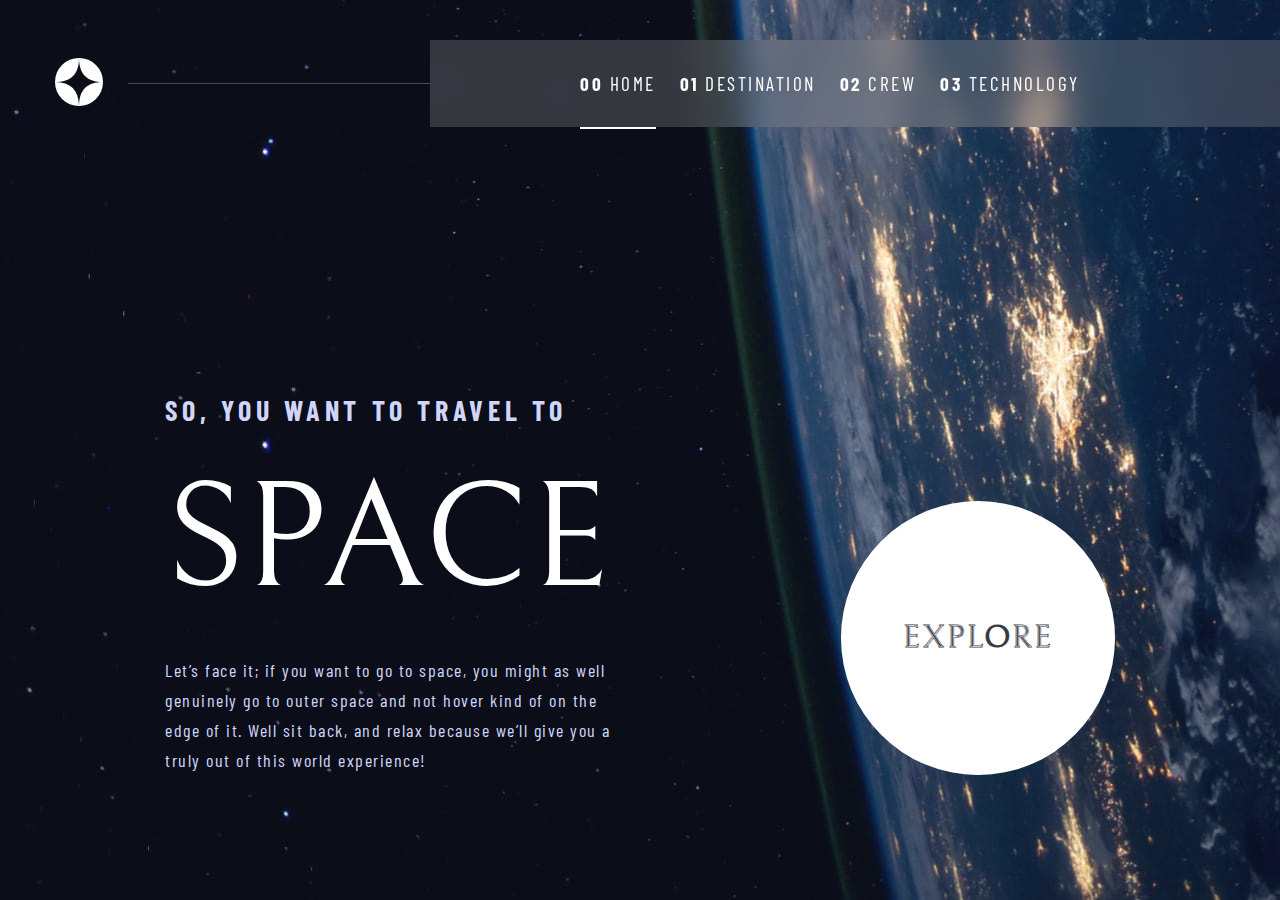
<file: index.html>
<!DOCTYPE html>
<html lang="en">
  <head>
    <meta charset="UTF-8" />
    <meta name="viewport" content="width=device-width, initial-scale=1.0" />

    <link
      rel="icon"
      type="image/png"
      sizes="32x32"
      href="./assets/favicon-32x32.png"
    />
    <link rel="stylesheet" href="/css/main.css" />

    <title>Frontend Mentor | Space tourism website</title>
  </head>
  <body>
    <!-- Header -->
    <header>
      <a href="index.html">
        <img
          class="logo"
          src="/assets/shared/logo.svg"
          alt="Space tourism logo"
        />
      </a>

      <div class="hrline"><hr /></div>

      <!-- Ham-menu svg -->
      <img class="open-menu" src="/assets/shared/icon-hamburger.svg" alt="" />
      <img class="close-menu" src="/assets/shared/icon-close.svg" alt="" />

      <!-- Navigation -->

      <nav class="main-nav">
        <ul class="primary-nav">
          <li>
            <a href="index.html" class="nav-links active"
              ><span>00</span> Home</a
            >
          </li>
          <li>
            <a class="nav-links" href="destinations.html"
              ><span>01</span> Destination
            </a>
          </li>
          <li>
            <a class="nav-links" href="crew.html"><span>02</span> Crew</a>
          </li>
          <li>
            <a href="technology.html" class="nav-links"
              ><span>03</span> Technology
            </a>
          </li>
        </ul>
      </nav>
    </header>

    <!-- Main content -->
    <section>
      <article class="space-container">
        <h5>So, you want to travel to</h5>
        <h1>Space</h1>
        <p>
          Let’s face it; if you want to go to space, you might as well genuinely
          go to outer space and not hover kind of on the edge of it. Well sit
          back, and relax because we’ll give you a truly out of this world
          experience!
        </p>
      </article>
      <div class="explore-btn">
        <a class="explore" href="/destinations.html"><h4>Explore</h4></a>
      </div>
    </section>

    <script src="/Js/hamburger.js"></script>
  </body>
</html>
</file>
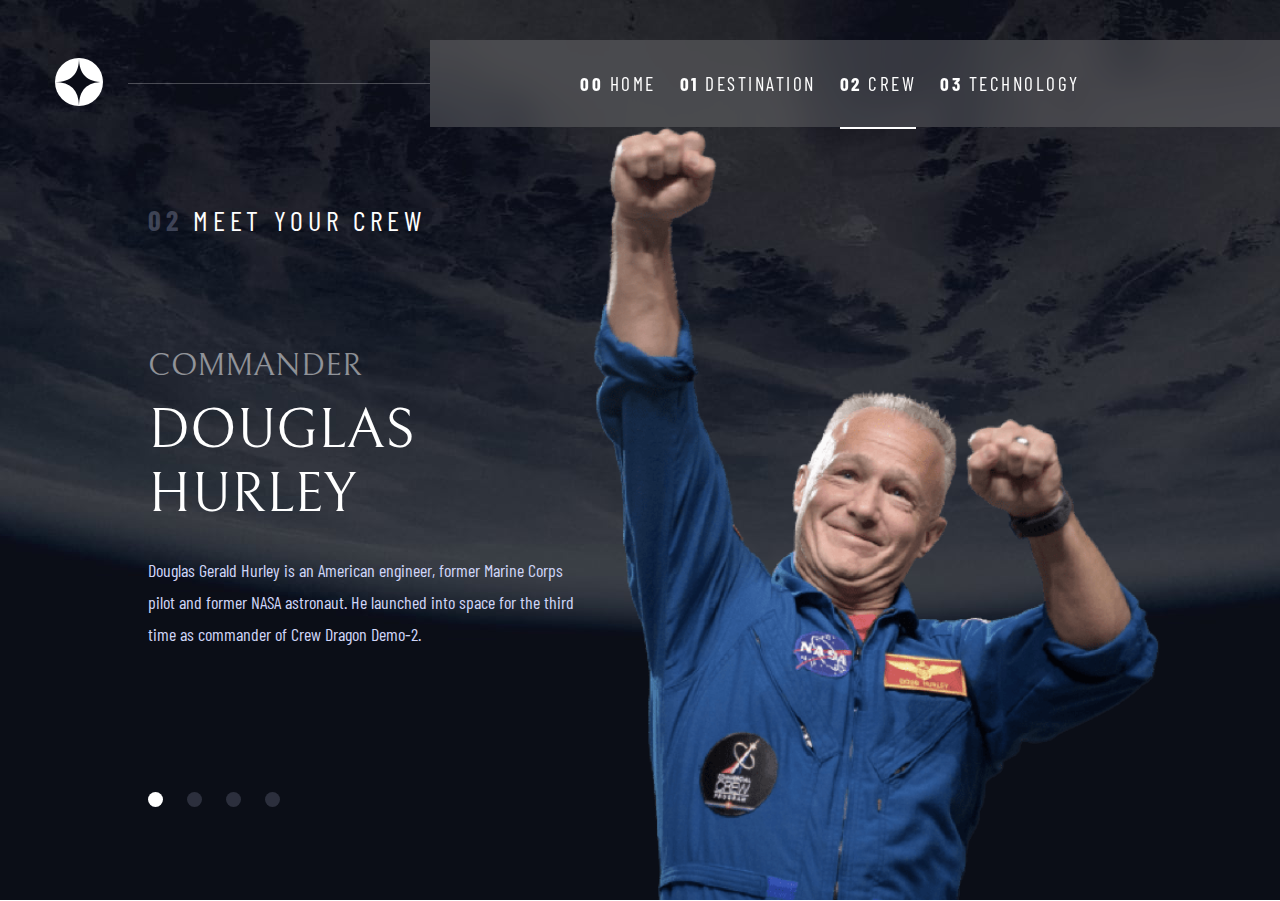
<file: crew.html>
<!DOCTYPE html>
<html lang="en">
  <head>
    <meta charset="UTF-8" />
    <meta http-equiv="X-UA-Compatible" content="IE=edge" />
    <meta name="viewport" content="width=device-width, initial-scale=1.0" />
    <link
      rel="icon"
      type="image/png"
      sizes="32x32"
      href="./assets/favicon-32x32.png"
    />
    <link rel="stylesheet" href="/css/crew.css" />
    <title>Frontend Mentor | Space tourism website</title>
  </head>
  <body>
    <!-- Header -->
    <header>
      <a href="index.html">
        <img
          class="logo"
          src="/assets/shared/logo.svg"
          alt="Space tourism logo"
        />
      </a>
      <div class="hrline"><hr /></div>

      <!-- Ham menu svg -->
      <img class="open-menu" src="/assets/shared/icon-hamburger.svg" alt="" />
      <img class="close-menu" src="/assets/shared/icon-close.svg" alt="" />

      <!-- Nav menu -->

      <nav class="main-nav">
        <ul class="primary-nav">
          <li>
            <a href="index.html" class="nav-links"><span>00</span> Home</a>
          </li>
          <li>
            <a class="nav-links" href="destinations.html"
              ><span>01</span> Destination
            </a>
          </li>
          <li>
            <a class="nav-links active" href="crew.html"
              ><span>02</span> Crew</a
            >
          </li>
          <li>
            <a href="technology.html" class="nav-links"
              ><span>03</span> Technology
            </a>
          </li>
        </ul>
      </nav>
    </header>

    <!-- Main content -->

    <main id="crew">
      <!-- About crew member -->
      <div class="crew-container">
        <h4 class="crew-title"><span>02</span> Meet your crew</h4>
        <div class="member-container">
          <h4 class="member-title">Commander</h4>
          <h3 class="member-name">Douglas Hurley</h3>
          <p class="member-info">
            Douglas Gerald Hurley is an American engineer, former Marine Corps
            pilot and former NASA astronaut. He launched into space for the
            third time as commander of Crew Dragon Demo-2.
          </p>
        </div>

        <!-- Crew navigation dots -->
        <div class="crew-nav">
          <ul class="crew-navList">
            <li
              class="crew-nav-item active-crew-member"
              data-crew="Douglas Hurley"
            >
              <a class="crew-nav-dot" href="#Douglas"></a>
            </li>
            <li class="crew-nav-item" data-crew="Mark Shuttleworth">
              <a class="crew-nav-dot" href="#Mark"></a>
            </li>
            <li class="crew-nav-item" data-crew="Victor Glover">
              <a class="crew-nav-dot" href="#Victor"></a>
            </li>
            <li class="crew-nav-item" data-crew="Anousheh Ansari">
              <a class="crew-nav-dot" href="#Anousheh"></a>
            </li>
          </ul>
        </div>
      </div>

      <!-- Crew member image -->
      <img
        class="crew-member-img"
        src="/assets/crew/image-douglas-hurley.png"
        alt="Douglas Hurley commander image."
      />
    </main>
    <script src="/Js/hamburger.js"></script>
    <script src="/Js/crew.js"></script>
  </body>
</html>
</file>
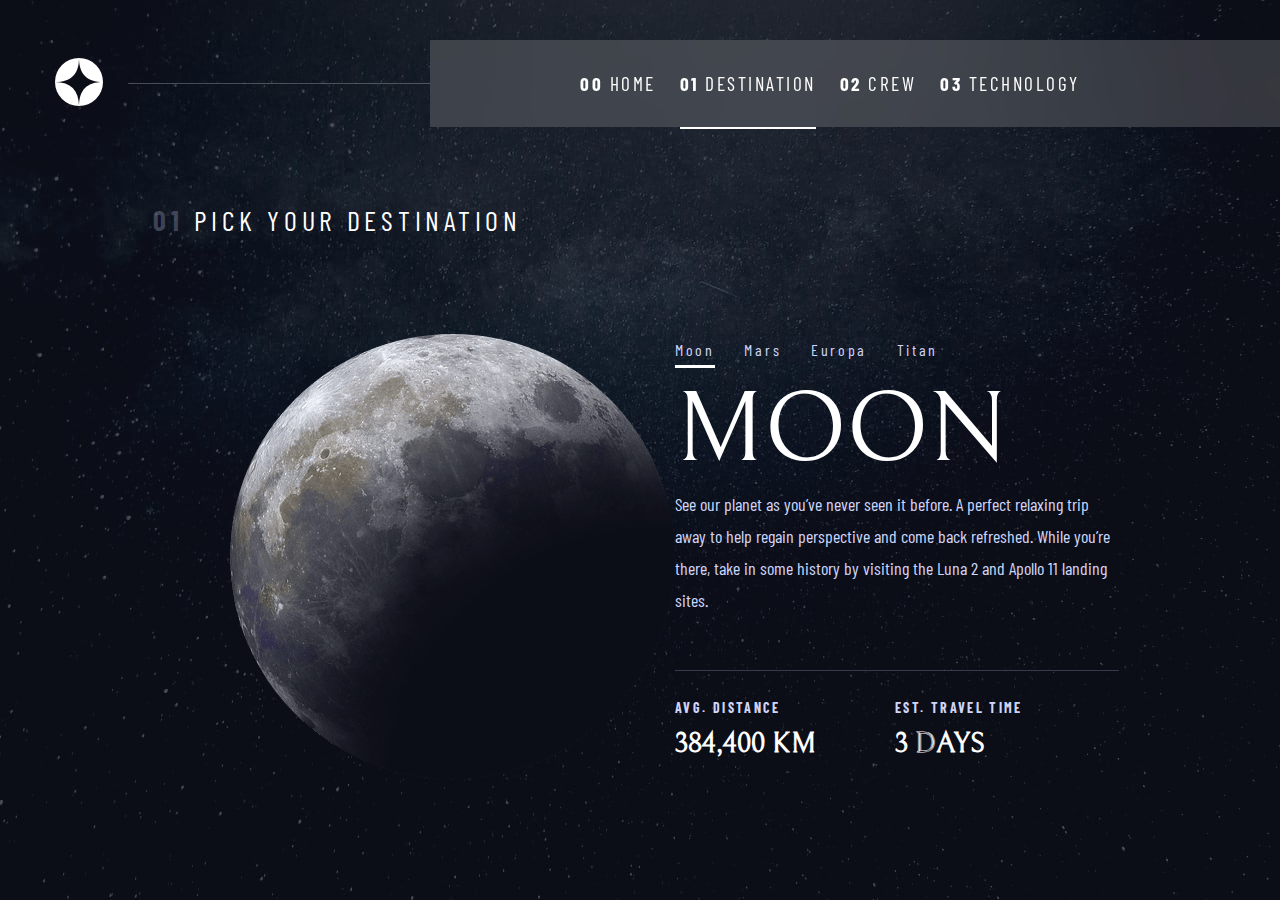
<file: destinations.html>
<!DOCTYPE html>
<html lang="en">
  <head>
    <meta charset="UTF-8" />
    <meta http-equiv="X-UA-Compatible" content="IE=edge" />
    <meta name="viewport" content="width=device-width, initial-scale=1.0" />
    <link
      rel="icon"
      type="image/png"
      sizes="32x32"
      href="./assets/favicon-32x32.png"
    />
    <link rel="stylesheet" href="/css/destinations.css" />
    <title>Destinations</title>
  </head>
  <body>
    <!-- Header -->
    <header>
      <a href="index.html">
        <img
          class="logo"
          src="/assets/shared/logo.svg"
          alt="Space tourism logo"
        />
      </a>
      <div class="hrline"><hr /></div>

      <!-- Ham menu svg -->
      <img class="open-menu" src="/assets/shared/icon-hamburger.svg" alt="" />
      <img class="close-menu" src="/assets/shared/icon-close.svg" alt="" />

      <!-- Nav menu -->

      <nav class="main-nav">
        <ul class="primary-nav">
          <li>
            <a href="index.html" class="nav-links"><span>00</span> Home</a>
          </li>
          <li>
            <a class="nav-links active" href="destinations.html"
              ><span>01</span> Destination
            </a>
          </li>
          <li>
            <a class="nav-links" href="crew.html"><span>02</span> Crew</a>
          </li>
          <li>
            <a href="technology.html" class="nav-links"
              ><span>03</span> Technology
            </a>
          </li>
        </ul>
      </nav>
    </header>

    <!-- Main content -->

    <!-- Destination img and name -->
    <main id="destinations-container">
      <div class="destination-box">
        <h5 class="destinations-title">
          <span>01</span> Pick your destination
        </h5>

        <img
          class="destination-image"
          src="/assets/destination/image-moon.png"
          alt="Destination Moon image"
        />
      </div>

      <!-- Destination navigation bar -->
      <div class="destinations-info">
        <div class="destinations-nav">
          <ul class="destinations-navList">
            <li
              class="destinations-nav-item active-destination"
              data-destination="Moon"
            >
              <a href="#Moon" class="destinations-nav-link nav-text">Moon</a>
            </li>

            <li class="destinations-nav-item" data-destination="Mars">
              <a href="#Mars" class="destinations-nav-link nav-text">Mars</a>
            </li>

            <li class="destinations-nav-item" data-destination="Europa">
              <a href="#Europa" class="destinations-nav-link nav-text"
                >Europa</a
              >
            </li>

            <li class="destinations-nav-item" data-destination="Titan">
              <a href="#Titan" class="destinations-nav-link nav-text">Titan</a>
            </li>
          </ul>
        </div>

        <!-- Destination info -->
        <div class="destination-text-container">
          <h1 id="destinationName" class="destination-name">Moon</h1>
          <p class="destination-description">
            See our planet as you’ve never seen it before. A perfect relaxing
            trip away to help regain perspective and come back refreshed. While
            you’re there, take in some history by visiting the Luna 2 and Apollo
            11 landing sites.
          </p>

          <div class="line"></div>
        </div>
        <div class="destinations-details">
          <div>
            <h6 class="moon-subheading">Avg. distance</h6>
            <h4 class="destination-distance">384,400 km</h4>
          </div>
          <div>
            <h6 class="moon-subheading">Est. travel time</h6>
            <h4 class="travel-time">3 days</h4>
          </div>
        </div>
      </div>
    </main>
    <script src="/Js/hamburger.js"></script>
    <script src="/Js/destinations.js"></script>
  </body>
</html>
</file>
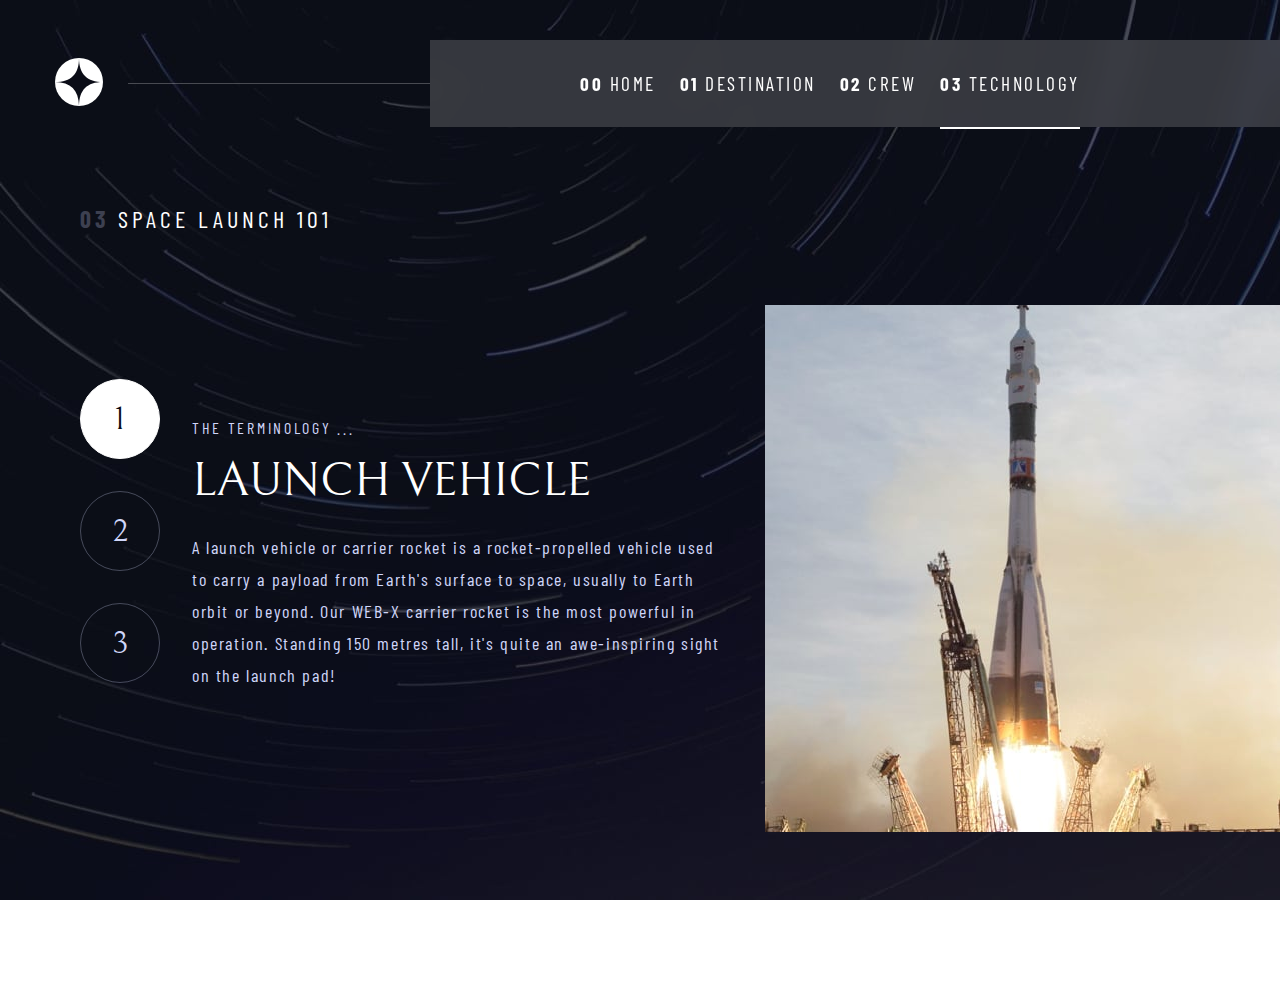
<file: technology.html>
<!DOCTYPE html>
<html lang="en">
  <head>
    <meta charset="UTF-8" />
    <meta http-equiv="X-UA-Compatible" content="IE=edge" />
    <meta name="viewport" content="width=device-width, initial-scale=1.0" />
    <link
      rel="icon"
      type="image/png"
      sizes="32x32"
      href="./assets/favicon-32x32.png"
    />
    <link rel="stylesheet" href="/css/technology.css" />
    <title>Frontend Mentor | Space tourism website</title>
  </head>
  <body>
    <!-- Header -->
    <header>
      <a href="index.html">
        <img
          class="logo"
          src="/assets/shared/logo.svg"
          alt="Space tourism logo"
        />
      </a>
      <div class="hrline"><hr /></div>

      <!-- Ham menu svg -->
      <img class="open-menu" src="/assets/shared/icon-hamburger.svg" alt="" />
      <img class="close-menu" src="/assets/shared/icon-close.svg" alt="" />

      <!-- Nav menu -->

      <nav class="main-nav">
        <ul class="primary-nav">
          <li>
            <a href="index.html" class="nav-links"><span>00</span> Home</a>
          </li>
          <li>
            <a class="nav-links" href="destinations.html"
              ><span>01</span> Destination
            </a>
          </li>
          <li>
            <a class="nav-links" href="crew.html"><span>02</span> Crew</a>
          </li>
          <li>
            <a href="technology.html" class="nav-links active"
              ><span>03</span> Technology
            </a>
          </li>
        </ul>
      </nav>
    </header>
    <!-- Main -->
    <main id="technology">
      <!-- Title -->
      <h4 class="technology-launch"><span>03</span> Space launch 101</h4>

      <!-- Tehnology buttons -->
      <div class="technology-container">
        <div class="technology-nav">
          <ul class="technology-navList">
            <li
              class="technology-nav-item active-technology"
              data-technology="Launch vehicle"
            >
              <a class="technology-nav-circle" href="#LaunchVehicle">1</a>
            </li>
            <li class="technology-nav-item" data-technology="Spaceport">
              <a class="technology-nav-circle" href="#Spaceport">2</a>
            </li>
            <li class="technology-nav-item" data-technology="Space capsule">
              <a class="technology-nav-circle" href="#Capsule">3</a>
            </li>
          </ul>
        </div>

        <!-- Tehnology text box -->
        <div class="technology-text-box">
          <h4 class="technology-title">The terminology ...</h4>
          <h3 class="technology-name">Launch vehicle</h3>
          <p class="technology-info">
            A launch vehicle or carrier rocket is a rocket-propelled vehicle
            used to carry a payload from Earth's surface to space, usually to
            Earth orbit or beyond. Our WEB-X carrier rocket is the most powerful
            in operation. Standing 150 metres tall, it's quite an awe-inspiring
            sight on the launch pad!
          </p>
        </div>
        <div class="technology-image">
          <img
            class="technology-img"
            src="/assets/technology/image-launch-vehicle-portrait.jpg"
            alt="Image of Launch vehicle"
          />
        </div>
      </div>
    </main>
    <script src="/Js/hamburger.js"></script>
    <script src="/Js/technology.js"></script>
  </body>
</html>
</file>
<file: css/main.css>
@import url("https://fonts.googleapis.com/css2?family=Barlow+Condensed&family=Bellefair&display=swap");
* {
  margin: 0;
  padding: 0;
  border: 0;
  -webkit-box-sizing: border-box;
          box-sizing: border-box;
}

body,
html {
  height: 100vh;
  width: 100vw;
  color: #ffffff;
  font-family: 'Bellefair', sans-serif;
  background-size: cover;
  background-position: center;
  background-repeat: no-repeat;
  scroll-behavior: smooth;
  display: -webkit-box;
  display: -ms-flexbox;
  display: flex;
  -webkit-box-orient: vertical;
  -webkit-box-direction: normal;
      -ms-flex-direction: column;
          flex-direction: column;
  overflow: hidden;
  margin: 0;
  padding: 0;
}

ul {
  list-style: none;
}

a {
  text-decoration: none;
  cursor: pointer;
}

header {
  display: -webkit-box;
  display: -ms-flexbox;
  display: flex;
  -webkit-box-pack: justify;
      -ms-flex-pack: justify;
          justify-content: space-between;
  -webkit-box-align: center;
      -ms-flex-align: center;
          align-items: center;
  -webkit-box-orient: horizontal;
  -webkit-box-direction: normal;
      -ms-flex-direction: row;
          flex-direction: row;
  margin: 2.5rem 0 0 3.44rem;
}

@media (max-width: 1150px) {
  header {
    margin: 0 0 0 3rem;
  }
}

@media (max-width: 768px) {
  header {
    margin-left: 2.438rem;
  }
}

@media (max-width: 500px) {
  header {
    margin: 1.5rem 0 0 1.5rem;
    display: inline-block;
  }
}

header .logo {
  height: 3rem;
  width: 3rem;
  -webkit-transition: 1.5s linear;
  transition: 1.5s linear;
  -webkit-animation: logorotate 1.5s linear;
          animation: logorotate 1.5s linear;
}

@media (max-width: 500px) {
  header .logo {
    height: 2.5rem;
    width: 2.5rem;
  }
}

@-webkit-keyframes logorotate {
  0% {
    -webkit-transform: rotate(0deg);
            transform: rotate(0deg);
    opacity: 0;
  }
  100% {
    -webkit-transform: rotate(360deg);
            transform: rotate(360deg);
    opacity: 1;
  }
}

@keyframes logorotate {
  0% {
    -webkit-transform: rotate(0deg);
            transform: rotate(0deg);
    opacity: 0;
  }
  100% {
    -webkit-transform: rotate(360deg);
            transform: rotate(360deg);
    opacity: 1;
  }
}

header .hrline {
  background: #ffffff;
  mix-blend-mode: normal;
  opacity: 0.25;
  min-width: 1px;
  height: 1px;
  -webkit-box-flex: 1;
      -ms-flex-positive: 1;
          flex-grow: 1;
  -webkit-transform: translateX(25px);
          transform: translateX(25px);
}

@media (max-width: 1150px) {
  header .hrline {
    display: none;
  }
}

header .main-nav {
  background: rgba(151, 151, 151, 0.3);
  -webkit-backdrop-filter: blur(1rem);
          backdrop-filter: blur(1rem);
  padding: 0 12.5rem 0 9.375rem;
}

@media (max-width: 1150px) {
  header .main-nav {
    padding: 0 6rem 0 4rem;
  }
}

@media (max-width: 768px) {
  header .main-nav {
    padding: 0 2.875rem 0 3rem;
  }
}

@media (max-width: 500px) {
  header .main-nav {
    position: fixed;
    -webkit-transform: translateX(100%);
            transform: translateX(100%);
    -webkit-transition: 0.3s ease-in;
    transition: 0.3s ease-in;
    z-index: 99;
    inset: 0 0 0 30%;
  }
}

header .primary-nav {
  display: -webkit-box;
  display: -ms-flexbox;
  display: flex;
  -webkit-box-pack: justify;
      -ms-flex-pack: justify;
          justify-content: space-between;
  width: 31.25rem;
  z-index: 99;
}

@media (max-width: 1150px) {
  header .primary-nav {
    width: 30rem;
  }
}

@media (max-width: 768px) {
  header .primary-nav {
    width: 22.25rem;
  }
}

@media (max-width: 500px) {
  header .primary-nav {
    display: -webkit-box;
    display: -ms-flexbox;
    display: flex;
    -webkit-box-pack: start;
        -ms-flex-pack: start;
            justify-content: flex-start;
    -webkit-box-align: start;
        -ms-flex-align: start;
            align-items: flex-start;
    -webkit-box-orient: vertical;
    -webkit-box-direction: normal;
        -ms-flex-direction: column;
            flex-direction: column;
    position: fixed;
    inset: 0 0 0 20%;
    max-width: 100vw;
    height: 100vh;
    padding: 7rem 0;
    gap: 1.8rem;
    -webkit-transform: translateX(100%);
            transform: translateX(100%);
    -webkit-transition: 0.3s ease-in;
    transition: 0.3s ease-in;
    z-index: 999;
  }
}

header .activeNav {
  -webkit-transform: translateX(0%);
          transform: translateX(0%);
  z-index: 9999;
}

header span {
  font-weight: bold;
}

@media (max-width: 768px) {
  header span {
    display: none;
  }
}

@media (max-width: 500px) {
  header span {
    display: inline-block;
    font-weight: 700;
    line-height: 1.188rem;
    letter-spacing: 2.7px;
  }
}

header .active {
  border-bottom: 2px solid #ffffff;
}

header .nav-links {
  display: inline;
  color: #ffffff;
  font-size: 1.2rem;
  text-transform: uppercase;
  font-family: "Barlow Condensed", sans-serif;
  letter-spacing: 2.5px;
  -webkit-transition: 0.3s ease;
  transition: 0.3s ease;
  padding: 2rem 0;
}

@media (max-width: 1150px) {
  header .nav-links {
    font-size: 1rem;
  }
}

@media (max-width: 768px) {
  header .nav-links {
    padding: 2rem 0;
    font-size: 1.125rem;
  }
}

@media (max-width: 500px) {
  header .nav-links {
    padding: 0.2rem 0.2rem;
    font-size: 1rem;
    line-height: 1.188rem;
    letter-spacing: 2.7px;
  }
}

header li {
  z-index: 999;
  padding: 2rem 0;
}

@media (max-width: 500px) {
  header li {
    padding: 0;
  }
}

header .nav-links:hover {
  border-bottom: 2px solid #8a8787;
}

header .open-menu {
  position: absolute;
  top: 2.063rem;
  right: 1.5rem;
  width: 1.5rem;
  height: 1.313rem;
  background-repeat: no-repeat;
  cursor: pointer;
  display: none;
}

@media (max-width: 500px) {
  header .open-menu {
    display: inline-block;
  }
}

header .close-menu {
  position: absolute;
  top: 2.063rem;
  right: 1.5rem;
  width: 1.5rem;
  height: 1.5rem;
  background-repeat: no-repeat;
  cursor: pointer;
  display: none;
  z-index: 99999;
}

body {
  background-image: url(/assets/home/background-home-desktop.jpg);
}

@media (max-width: 768px) {
  body {
    background-image: url(/assets/home/background-home-tablet.jpg);
  }
}

@media (max-width: 500px) {
  body {
    background-image: url(/assets/home/background-home-mobile.jpg);
  }
}

body section {
  display: -webkit-box;
  display: -ms-flexbox;
  display: flex;
  -webkit-box-pack: justify;
      -ms-flex-pack: justify;
          justify-content: space-between;
  -webkit-box-orient: horizontal;
  -webkit-box-direction: normal;
      -ms-flex-direction: row;
          flex-direction: row;
  -webkit-box-align: end;
      -ms-flex-align: end;
          align-items: flex-end;
  height: 100%;
  padding: 0 10.313rem 7.81rem 10.313rem;
}

@media (max-width: 1150px) {
  body section {
    -webkit-box-orient: vertical;
    -webkit-box-direction: normal;
        -ms-flex-direction: column;
            flex-direction: column;
    -webkit-box-align: center;
        -ms-flex-align: center;
            align-items: center;
    -webkit-box-pack: center;
        -ms-flex-pack: center;
            justify-content: center;
    padding: 0;
    margin: 0 auto;
  }
}

@media (max-width: 768px) {
  body section {
    -webkit-box-pack: center;
        -ms-flex-pack: center;
            justify-content: center;
  }
}

@media (max-width: 500px) {
  body section {
    -ms-flex-pack: distribute;
        justify-content: space-around;
  }
}

body .space-container {
  height: 23.875rem;
  width: 28.125rem;
  text-align: left;
  display: -webkit-box;
  display: -ms-flexbox;
  display: flex;
  -webkit-box-pack: justify;
      -ms-flex-pack: justify;
          justify-content: space-between;
  -webkit-box-align: start;
      -ms-flex-align: start;
          align-items: flex-start;
  -webkit-box-orient: vertical;
  -webkit-box-direction: normal;
      -ms-flex-direction: column;
          flex-direction: column;
}

@media (max-width: 1150px) {
  body .space-container {
    text-align: center;
    margin-bottom: 6.5rem;
    -webkit-box-align: center;
        -ms-flex-align: center;
            align-items: center;
  }
}

@media (max-width: 768px) {
  body .space-container {
    height: 20.875rem;
    width: 28.125rem;
    margin-bottom: 8rem;
  }
}

@media (max-width: 500px) {
  body .space-container {
    height: 20.438rem;
    width: 17.25rem;
    margin: 0;
  }
}

body h5 {
  font-family: "Barlow Condensed", sans-serif;
  color: #d0d6f9;
  font-size: 1.75rem;
  letter-spacing: 4.75px;
  text-transform: uppercase;
}

@media (max-width: 768px) {
  body h5 {
    font-size: 1.25rem;
    line-height: 1.5rem;
    letter-spacing: 3.375px;
    font-style: normal;
    font-weight: 400;
  }
}

@media (max-width: 500px) {
  body h5 {
    font-size: 1rem;
    letter-spacing: 2.7px;
    line-height: 1.2rem;
  }
}

body h1 {
  font-size: 9.375rem;
  color: #ffffff;
  text-transform: uppercase;
  font-family: "Bellefair", serif;
  font-weight: normal;
}

@media (max-width: 768px) {
  body h1 {
    font-weight: 400;
    line-height: 9.375rem;
  }
}

@media (max-width: 500px) {
  body h1 {
    font-size: 5rem;
    line-height: 6.25rem;
  }
}

body p {
  color: #d0d6f9;
  font-size: 1.125rem;
  line-height: 1.875rem;
  letter-spacing: 1.5px;
  font-family: "Barlow Condensed", sans-serif;
}

@media (max-width: 768px) {
  body p {
    font-weight: 400;
    line-height: 1.75rem;
    font-size: 1rem;
  }
}

@media (max-width: 500px) {
  body p {
    font-size: 0.938rem;
    line-height: 1.563rem;
  }
}

body .explore-btn {
  width: 17.125rem;
  height: 17.125rem;
  border-radius: 50%;
  background-color: #ffffff;
  cursor: pointer;
  position: relative;
  text-transform: uppercase;
  display: -webkit-box;
  display: -ms-flexbox;
  display: flex;
  -webkit-box-pack: center;
      -ms-flex-pack: center;
          justify-content: center;
  -webkit-box-align: center;
      -ms-flex-align: center;
          align-items: center;
  -webkit-box-orient: horizontal;
  -webkit-box-direction: normal;
      -ms-flex-direction: row;
          flex-direction: row;
}

@media (max-width: 768px) {
  body .explore-btn {
    width: 15.125rem;
    height: 15.125rem;
  }
}

@media (max-width: 500px) {
  body .explore-btn {
    height: 9.375rem;
    width: 9.375rem;
  }
}

body .explore-btn ::after {
  content: '';
  position: absolute;
  top: 50%;
  left: 50%;
  -webkit-transform: translate(-50%, -50%);
          transform: translate(-50%, -50%);
  height: 100%;
  width: 100%;
  z-index: 3;
  border-radius: 50%;
  background-color: rgba(255, 255, 255, 0.1);
  -webkit-transition: 0.4s ease-out;
  transition: 0.4s ease-out;
}

body .explore-btn :hover::after {
  color: #ffffff;
  height: 28.125rem;
  width: 28.125rem;
}

@media (max-width: 1150px) {
  body .explore-btn :hover::after {
    height: 20rem;
    width: 20rem;
  }
}

@media (max-width: 768px) {
  body .explore-btn :hover::after {
    height: 20rem;
    width: 20rem;
  }
}

@media (max-width: 500px) {
  body .explore-btn :hover::after {
    height: 11.5rem;
    width: 11.5rem;
  }
}

body .explore {
  color: #0b0d17;
  font-family: "Bellefair", serif;
  font-size: 2rem;
  line-height: 2.292rem;
  letter-spacing: 2px;
  text-align: center;
}

@media (max-width: 500px) {
  body .explore {
    font-size: 1.25rem;
    line-height: 1.438rem;
    letter-spacing: 1.125px;
  }
}
/*# sourceMappingURL=main.css.map */
</file>
<file: css/crew.css>
@import url("https://fonts.googleapis.com/css2?family=Barlow+Condensed&family=Bellefair&display=swap");
* {
  margin: 0;
  padding: 0;
  border: 0;
  -webkit-box-sizing: border-box;
          box-sizing: border-box;
}

body,
html {
  height: 100vh;
  width: 100vw;
  color: #ffffff;
  font-family: 'Bellefair', sans-serif;
  background-size: cover;
  background-position: center;
  background-repeat: no-repeat;
  scroll-behavior: smooth;
  display: -webkit-box;
  display: -ms-flexbox;
  display: flex;
  -webkit-box-orient: vertical;
  -webkit-box-direction: normal;
      -ms-flex-direction: column;
          flex-direction: column;
  overflow: hidden;
  margin: 0;
  padding: 0;
}

ul {
  list-style: none;
}

a {
  text-decoration: none;
  cursor: pointer;
}

header {
  display: -webkit-box;
  display: -ms-flexbox;
  display: flex;
  -webkit-box-pack: justify;
      -ms-flex-pack: justify;
          justify-content: space-between;
  -webkit-box-align: center;
      -ms-flex-align: center;
          align-items: center;
  -webkit-box-orient: horizontal;
  -webkit-box-direction: normal;
      -ms-flex-direction: row;
          flex-direction: row;
  margin: 2.5rem 0 0 3.44rem;
}

@media (max-width: 1150px) {
  header {
    margin: 0 0 0 3rem;
  }
}

@media (max-width: 768px) {
  header {
    margin-left: 2.438rem;
  }
}

@media (max-width: 500px) {
  header {
    margin: 1.5rem 0 0 1.5rem;
    display: inline-block;
  }
}

header .logo {
  height: 3rem;
  width: 3rem;
  -webkit-transition: 1.5s linear;
  transition: 1.5s linear;
  -webkit-animation: logorotate 1.5s linear;
          animation: logorotate 1.5s linear;
}

@media (max-width: 500px) {
  header .logo {
    height: 2.5rem;
    width: 2.5rem;
  }
}

@-webkit-keyframes logorotate {
  0% {
    -webkit-transform: rotate(0deg);
            transform: rotate(0deg);
    opacity: 0;
  }
  100% {
    -webkit-transform: rotate(360deg);
            transform: rotate(360deg);
    opacity: 1;
  }
}

@keyframes logorotate {
  0% {
    -webkit-transform: rotate(0deg);
            transform: rotate(0deg);
    opacity: 0;
  }
  100% {
    -webkit-transform: rotate(360deg);
            transform: rotate(360deg);
    opacity: 1;
  }
}

header .hrline {
  background: #ffffff;
  mix-blend-mode: normal;
  opacity: 0.25;
  min-width: 1px;
  height: 1px;
  -webkit-box-flex: 1;
      -ms-flex-positive: 1;
          flex-grow: 1;
  -webkit-transform: translateX(25px);
          transform: translateX(25px);
}

@media (max-width: 1150px) {
  header .hrline {
    display: none;
  }
}

header .main-nav {
  background: rgba(151, 151, 151, 0.3);
  -webkit-backdrop-filter: blur(1rem);
          backdrop-filter: blur(1rem);
  padding: 0 12.5rem 0 9.375rem;
}

@media (max-width: 1150px) {
  header .main-nav {
    padding: 0 6rem 0 4rem;
  }
}

@media (max-width: 768px) {
  header .main-nav {
    padding: 0 2.875rem 0 3rem;
  }
}

@media (max-width: 500px) {
  header .main-nav {
    position: fixed;
    -webkit-transform: translateX(100%);
            transform: translateX(100%);
    -webkit-transition: 0.3s ease-in;
    transition: 0.3s ease-in;
    z-index: 99;
    inset: 0 0 0 30%;
  }
}

header .primary-nav {
  display: -webkit-box;
  display: -ms-flexbox;
  display: flex;
  -webkit-box-pack: justify;
      -ms-flex-pack: justify;
          justify-content: space-between;
  width: 31.25rem;
  z-index: 99;
}

@media (max-width: 1150px) {
  header .primary-nav {
    width: 30rem;
  }
}

@media (max-width: 768px) {
  header .primary-nav {
    width: 22.25rem;
  }
}

@media (max-width: 500px) {
  header .primary-nav {
    display: -webkit-box;
    display: -ms-flexbox;
    display: flex;
    -webkit-box-pack: start;
        -ms-flex-pack: start;
            justify-content: flex-start;
    -webkit-box-align: start;
        -ms-flex-align: start;
            align-items: flex-start;
    -webkit-box-orient: vertical;
    -webkit-box-direction: normal;
        -ms-flex-direction: column;
            flex-direction: column;
    position: fixed;
    inset: 0 0 0 20%;
    max-width: 100vw;
    height: 100vh;
    padding: 7rem 0;
    gap: 1.8rem;
    -webkit-transform: translateX(100%);
            transform: translateX(100%);
    -webkit-transition: 0.3s ease-in;
    transition: 0.3s ease-in;
    z-index: 999;
  }
}

header .activeNav {
  -webkit-transform: translateX(0%);
          transform: translateX(0%);
  z-index: 9999;
}

header span {
  font-weight: bold;
}

@media (max-width: 768px) {
  header span {
    display: none;
  }
}

@media (max-width: 500px) {
  header span {
    display: inline-block;
    font-weight: 700;
    line-height: 1.188rem;
    letter-spacing: 2.7px;
  }
}

header .active {
  border-bottom: 2px solid #ffffff;
}

header .nav-links {
  display: inline;
  color: #ffffff;
  font-size: 1.2rem;
  text-transform: uppercase;
  font-family: "Barlow Condensed", sans-serif;
  letter-spacing: 2.5px;
  -webkit-transition: 0.3s ease;
  transition: 0.3s ease;
  padding: 2rem 0;
}

@media (max-width: 1150px) {
  header .nav-links {
    font-size: 1rem;
  }
}

@media (max-width: 768px) {
  header .nav-links {
    padding: 2rem 0;
    font-size: 1.125rem;
  }
}

@media (max-width: 500px) {
  header .nav-links {
    padding: 0.2rem 0.2rem;
    font-size: 1rem;
    line-height: 1.188rem;
    letter-spacing: 2.7px;
  }
}

header li {
  z-index: 999;
  padding: 2rem 0;
}

@media (max-width: 500px) {
  header li {
    padding: 0;
  }
}

header .nav-links:hover {
  border-bottom: 2px solid #8a8787;
}

header .open-menu {
  position: absolute;
  top: 2.063rem;
  right: 1.5rem;
  width: 1.5rem;
  height: 1.313rem;
  background-repeat: no-repeat;
  cursor: pointer;
  display: none;
}

@media (max-width: 500px) {
  header .open-menu {
    display: inline-block;
  }
}

header .close-menu {
  position: absolute;
  top: 2.063rem;
  right: 1.5rem;
  width: 1.5rem;
  height: 1.5rem;
  background-repeat: no-repeat;
  cursor: pointer;
  display: none;
  z-index: 99999;
}

body {
  position: relative;
  background-image: url(/assets/crew/background-crew-desktop.jpg);
}

@media (max-width: 768px) {
  body {
    background-image: url(/assets/crew/background-crew-tablet.jpg);
  }
}

@media (max-width: 500px) {
  body {
    background-image: url(/assets/crew/background-crew-mobile.jpg);
  }
}

body main {
  display: -webkit-box;
  display: -ms-flexbox;
  display: flex;
  -webkit-box-pack: center;
      -ms-flex-pack: center;
          justify-content: center;
  -webkit-box-align: end;
      -ms-flex-align: end;
          align-items: flex-end;
  -webkit-box-orient: horizontal;
  -webkit-box-direction: normal;
      -ms-flex-direction: row;
          flex-direction: row;
  padding: 0 8.563rem 0 10.313rem;
  height: 100%;
}

@media (max-width: 768px) {
  body main {
    padding: 0;
    -webkit-box-orient: vertical;
    -webkit-box-direction: normal;
        -ms-flex-direction: column;
            flex-direction: column;
    -webkit-box-align: center;
        -ms-flex-align: center;
            align-items: center;
    -webkit-box-pack: start;
        -ms-flex-pack: start;
            justify-content: flex-start;
  }
}

@media (max-width: 500px) {
  body main {
    -webkit-box-orient: vertical;
    -webkit-box-direction: reverse;
        -ms-flex-direction: column-reverse;
            flex-direction: column-reverse;
  }
}

body .crew-container {
  display: -webkit-box;
  display: -ms-flexbox;
  display: flex;
  -webkit-box-pack: justify;
      -ms-flex-pack: justify;
          justify-content: space-between;
  -webkit-box-align: start;
      -ms-flex-align: start;
          align-items: flex-start;
  -webkit-box-orient: vertical;
  -webkit-box-direction: normal;
      -ms-flex-direction: column;
          flex-direction: column;
  height: 100%;
  width: 100%;
  padding-bottom: 5.875rem;
}

@media (max-width: 768px) {
  body .crew-container {
    padding: 0;
    -webkit-box-pack: start;
        -ms-flex-pack: start;
            justify-content: flex-start;
    -webkit-box-align: center;
        -ms-flex-align: center;
            align-items: center;
    text-align: center;
  }
}

@media (max-width: 500px) {
  body .crew-container {
    -webkit-box-orient: vertical;
    -webkit-box-direction: reverse;
        -ms-flex-direction: column-reverse;
            flex-direction: column-reverse;
    -webkit-box-pack: center;
        -ms-flex-pack: center;
            justify-content: center;
    border-top: 1px solid #383b4b;
    width: 20.438rem;
  }
}

@media (max-width: 768px) {
  body .member-container {
    width: 28.625rem;
    height: 14.5rem;
    margin-top: 3.75rem;
  }
}

@media (max-width: 500px) {
  body .member-container {
    margin-top: 2rem;
    margin-bottom: 2rem;
    display: -webkit-box;
    display: -ms-flexbox;
    display: flex;
    -webkit-box-align: center;
        -ms-flex-align: center;
            align-items: center;
    -webkit-box-pack: start;
        -ms-flex-pack: start;
            justify-content: flex-start;
    -webkit-box-orient: vertical;
    -webkit-box-direction: normal;
        -ms-flex-direction: column;
            flex-direction: column;
  }
}

body .crew-title {
  font-family: "Barlow Condensed", sans-serif;
  font-weight: 400;
  color: #ffffff;
  font-size: 1.75rem;
  letter-spacing: 4.725px;
  line-height: 2.125rem;
  text-transform: uppercase;
  margin-top: 4.75rem;
}

@media (max-width: 1150px) {
  body .crew-title {
    font-size: 1.5rem;
  }
}

@media (max-width: 768px) {
  body .crew-title {
    font-size: 1.25rem;
    letter-spacing: 3.375px;
    line-height: 1.5rem;
    margin-top: 2.5rem;
    margin-left: 2.406rem;
    -ms-flex-item-align: start;
        align-self: flex-start;
  }
}

@media (max-width: 500px) {
  body .crew-title {
    -ms-flex-item-align: center;
        -ms-grid-row-align: center;
        align-self: center;
    margin-left: 0;
    font-size: 1rem;
    letter-spacing: 2.7px;
    line-height: 1.188rem;
    position: absolute;
    top: 5.5rem;
    margin-top: 0;
  }
}

body .crew-title span {
  font-family: "Barlow Condensed", sans-serif;
  font-weight: 700;
  color: #d0d6f9;
  font-size: 1.75rem;
  letter-spacing: 4.725px;
  line-height: 2.125rem;
  mix-blend-mode: normal;
  opacity: 0.25;
}

@media (max-width: 1150px) {
  body .crew-title span {
    font-size: 1.5rem;
  }
}

@media (max-width: 768px) {
  body .crew-title span {
    font-size: 1.25rem;
    letter-spacing: 3.375px;
    line-height: 1.5rem;
    margin-right: 0.4rem;
  }
}

@media (max-width: 500px) {
  body .crew-title span {
    font-size: 1rem;
    letter-spacing: 2.7px;
    line-height: 1.188rem;
  }
}

body .member-title {
  font-family: "Bellefair", serif;
  font-weight: 400;
  font-size: 2rem;
  line-height: 2.313rem;
  text-transform: uppercase;
  color: #ffffff;
  mix-blend-mode: normal;
  opacity: 0.5;
}

@media (max-width: 1150px) {
  body .member-title {
    font-size: 1.75rem;
  }
}

@media (max-width: 768px) {
  body .member-title {
    font-size: 1.5rem;
    line-height: 1.75rem;
  }
}

@media (max-width: 500px) {
  body .member-title {
    font-size: 1rem;
    line-height: 1.125rem;
  }
}

body .member-name {
  font-family: "Bellefair", serif;
  color: #ffffff;
  font-weight: 400;
  font-size: 3.5rem;
  line-height: 4rem;
  text-transform: uppercase;
  margin-top: 0.938rem;
}

@media (max-width: 1150px) {
  body .member-name {
    font-size: 2.6rem;
  }
}

@media (max-width: 768px) {
  body .member-name {
    font-size: 2.5rem;
    line-height: 2.875rem;
    margin-top: 8px;
  }
}

@media (max-width: 500px) {
  body .member-name {
    font-size: 1.5rem;
    line-height: 1.75rem;
  }
}

body .member-info {
  width: 27.75rem;
  height: 8rem;
  font-family: "Barlow Condensed", sans-serif;
  color: #d0d6f9;
  font-size: 1.125rem;
  line-height: 2rem;
  text-align: left;
  margin-top: 1.688rem;
}

@media (max-width: 768px) {
  body .member-info {
    font-size: 1rem;
    line-height: 1.75rem;
    letter-spacing: 1px;
    text-align: center;
    height: 100%;
    width: 100%;
    margin-top: 1rem;
    width: 28.6rem;
    height: 5.25rem;
  }
}

@media (max-width: 500px) {
  body .member-info {
    height: 6.25rem;
    width: 20.438rem;
    font-size: 0.938rem;
    line-height: 1.563rem;
  }
}

body .crew-nav {
  -webkit-box-align: center;
      -ms-flex-align: center;
          align-items: center;
  width: 8.25rem;
  height: 0.938rem;
}

@media (max-width: 768px) {
  body .crew-nav {
    margin: 0 auto;
    height: 0.625rem;
    width: 5.5rem;
  }
}

body .crew-navList {
  display: -webkit-box;
  display: -ms-flexbox;
  display: flex;
  -webkit-box-pack: start;
      -ms-flex-pack: start;
          justify-content: flex-start;
  -webkit-box-align: center;
      -ms-flex-align: center;
          align-items: center;
  -webkit-box-orient: horizontal;
  -webkit-box-direction: normal;
      -ms-flex-direction: row;
          flex-direction: row;
  gap: 1.5rem;
}

@media (max-width: 768px) {
  body .crew-navList {
    gap: 1rem;
  }
}

body .crew-nav-item {
  background-color: #d0d6f9;
  border-radius: 50%;
  height: 0.938rem;
  mix-blend-mode: normal;
  opacity: 0.17;
}

body .crew-nav-item:hover {
  background: #d0d6f9;
  opacity: 50%;
}

@media (max-width: 768px) {
  body .crew-nav-item {
    height: 0.625rem;
  }
}

body .active-crew-member {
  background: #ffffff;
  opacity: 100%;
}

body .crew-nav-dot {
  display: inline-block;
  width: 0.938rem;
  height: 0.938rem;
}

@media (max-width: 768px) {
  body .crew-nav-dot {
    width: 0.625rem;
    height: 0.625rem;
  }
}

body .crew-member-img {
  min-height: 44.5rem;
  min-width: 35.504rem;
}

@media (max-width: 1150px) {
  body .crew-member-img {
    min-width: 18rem;
    min-height: 25rem;
  }
}

@media (max-width: 768px) {
  body .crew-member-img {
    min-height: 35.75rem;
    min-width: 28.523rem;
    margin-top: 2.5rem;
  }
}

@media (max-width: 500px) {
  body .crew-member-img {
    min-width: 11.063rem;
    min-height: 13.875rem;
    max-width: 80%;
    max-height: 75%;
    margin-top: 4.688rem;
    margin-left: 2.164rem;
  }
}
/*# sourceMappingURL=crew.css.map */
</file>
<file: css/destinations.css>
@import url("https://fonts.googleapis.com/css2?family=Barlow+Condensed&family=Bellefair&display=swap");
* {
  margin: 0;
  padding: 0;
  border: 0;
  -webkit-box-sizing: border-box;
          box-sizing: border-box;
}

body,
html {
  height: 100vh;
  width: 100vw;
  color: #ffffff;
  font-family: 'Bellefair', sans-serif;
  background-size: cover;
  background-position: center;
  background-repeat: no-repeat;
  scroll-behavior: smooth;
  display: -webkit-box;
  display: -ms-flexbox;
  display: flex;
  -webkit-box-orient: vertical;
  -webkit-box-direction: normal;
      -ms-flex-direction: column;
          flex-direction: column;
  overflow: hidden;
  margin: 0;
  padding: 0;
}

ul {
  list-style: none;
}

a {
  text-decoration: none;
  cursor: pointer;
}

header {
  display: -webkit-box;
  display: -ms-flexbox;
  display: flex;
  -webkit-box-pack: justify;
      -ms-flex-pack: justify;
          justify-content: space-between;
  -webkit-box-align: center;
      -ms-flex-align: center;
          align-items: center;
  -webkit-box-orient: horizontal;
  -webkit-box-direction: normal;
      -ms-flex-direction: row;
          flex-direction: row;
  margin: 2.5rem 0 0 3.44rem;
}

@media (max-width: 1150px) {
  header {
    margin: 0 0 0 3rem;
  }
}

@media (max-width: 768px) {
  header {
    margin-left: 2.438rem;
  }
}

@media (max-width: 500px) {
  header {
    margin: 1.5rem 0 0 1.5rem;
    display: inline-block;
  }
}

header .logo {
  height: 3rem;
  width: 3rem;
  -webkit-transition: 1.5s linear;
  transition: 1.5s linear;
  -webkit-animation: logorotate 1.5s linear;
          animation: logorotate 1.5s linear;
}

@media (max-width: 500px) {
  header .logo {
    height: 2.5rem;
    width: 2.5rem;
  }
}

@-webkit-keyframes logorotate {
  0% {
    -webkit-transform: rotate(0deg);
            transform: rotate(0deg);
    opacity: 0;
  }
  100% {
    -webkit-transform: rotate(360deg);
            transform: rotate(360deg);
    opacity: 1;
  }
}

@keyframes logorotate {
  0% {
    -webkit-transform: rotate(0deg);
            transform: rotate(0deg);
    opacity: 0;
  }
  100% {
    -webkit-transform: rotate(360deg);
            transform: rotate(360deg);
    opacity: 1;
  }
}

header .hrline {
  background: #ffffff;
  mix-blend-mode: normal;
  opacity: 0.25;
  min-width: 1px;
  height: 1px;
  -webkit-box-flex: 1;
      -ms-flex-positive: 1;
          flex-grow: 1;
  -webkit-transform: translateX(25px);
          transform: translateX(25px);
}

@media (max-width: 1150px) {
  header .hrline {
    display: none;
  }
}

header .main-nav {
  background: rgba(151, 151, 151, 0.3);
  -webkit-backdrop-filter: blur(1rem);
          backdrop-filter: blur(1rem);
  padding: 0 12.5rem 0 9.375rem;
}

@media (max-width: 1150px) {
  header .main-nav {
    padding: 0 6rem 0 4rem;
  }
}

@media (max-width: 768px) {
  header .main-nav {
    padding: 0 2.875rem 0 3rem;
  }
}

@media (max-width: 500px) {
  header .main-nav {
    position: fixed;
    -webkit-transform: translateX(100%);
            transform: translateX(100%);
    -webkit-transition: 0.3s ease-in;
    transition: 0.3s ease-in;
    z-index: 99;
    inset: 0 0 0 30%;
  }
}

header .primary-nav {
  display: -webkit-box;
  display: -ms-flexbox;
  display: flex;
  -webkit-box-pack: justify;
      -ms-flex-pack: justify;
          justify-content: space-between;
  width: 31.25rem;
  z-index: 99;
}

@media (max-width: 1150px) {
  header .primary-nav {
    width: 30rem;
  }
}

@media (max-width: 768px) {
  header .primary-nav {
    width: 22.25rem;
  }
}

@media (max-width: 500px) {
  header .primary-nav {
    display: -webkit-box;
    display: -ms-flexbox;
    display: flex;
    -webkit-box-pack: start;
        -ms-flex-pack: start;
            justify-content: flex-start;
    -webkit-box-align: start;
        -ms-flex-align: start;
            align-items: flex-start;
    -webkit-box-orient: vertical;
    -webkit-box-direction: normal;
        -ms-flex-direction: column;
            flex-direction: column;
    position: fixed;
    inset: 0 0 0 20%;
    max-width: 100vw;
    height: 100vh;
    padding: 7rem 0;
    gap: 1.8rem;
    -webkit-transform: translateX(100%);
            transform: translateX(100%);
    -webkit-transition: 0.3s ease-in;
    transition: 0.3s ease-in;
    z-index: 999;
  }
}

header .activeNav {
  -webkit-transform: translateX(0%);
          transform: translateX(0%);
  z-index: 9999;
}

header span {
  font-weight: bold;
}

@media (max-width: 768px) {
  header span {
    display: none;
  }
}

@media (max-width: 500px) {
  header span {
    display: inline-block;
    font-weight: 700;
    line-height: 1.188rem;
    letter-spacing: 2.7px;
  }
}

header .active {
  border-bottom: 2px solid #ffffff;
}

header .nav-links {
  display: inline;
  color: #ffffff;
  font-size: 1.2rem;
  text-transform: uppercase;
  font-family: "Barlow Condensed", sans-serif;
  letter-spacing: 2.5px;
  -webkit-transition: 0.3s ease;
  transition: 0.3s ease;
  padding: 2rem 0;
}

@media (max-width: 1150px) {
  header .nav-links {
    font-size: 1rem;
  }
}

@media (max-width: 768px) {
  header .nav-links {
    padding: 2rem 0;
    font-size: 1.125rem;
  }
}

@media (max-width: 500px) {
  header .nav-links {
    padding: 0.2rem 0.2rem;
    font-size: 1rem;
    line-height: 1.188rem;
    letter-spacing: 2.7px;
  }
}

header li {
  z-index: 999;
  padding: 2rem 0;
}

@media (max-width: 500px) {
  header li {
    padding: 0;
  }
}

header .nav-links:hover {
  border-bottom: 2px solid #8a8787;
}

header .open-menu {
  position: absolute;
  top: 2.063rem;
  right: 1.5rem;
  width: 1.5rem;
  height: 1.313rem;
  background-repeat: no-repeat;
  cursor: pointer;
  display: none;
}

@media (max-width: 500px) {
  header .open-menu {
    display: inline-block;
  }
}

header .close-menu {
  position: absolute;
  top: 2.063rem;
  right: 1.5rem;
  width: 1.5rem;
  height: 1.5rem;
  background-repeat: no-repeat;
  cursor: pointer;
  display: none;
  z-index: 99999;
}

body {
  background-image: url(/assets/destination/background-destination-desktop.jpg);
  overflow: hidden;
}

@media (max-width: 768px) {
  body {
    background-image: url(/assets/destination/background-destination-tablet.jpg);
  }
}

@media (max-width: 500px) {
  body {
    background-image: url(/assets/destination/background-destination-mobile.jpg);
    min-height: 53.125rem;
  }
}

body #destinations-container {
  display: -webkit-box;
  display: -ms-flexbox;
  display: flex;
  -webkit-box-pack: justify;
      -ms-flex-pack: justify;
          justify-content: space-between;
  -webkit-box-align: center;
      -ms-flex-align: center;
          align-items: center;
  -webkit-box-orient: horizontal;
  -webkit-box-direction: normal;
      -ms-flex-direction: row;
          flex-direction: row;
}

@media (max-width: 1150px) {
  body #destinations-container {
    -webkit-box-orient: vertical;
    -webkit-box-direction: normal;
        -ms-flex-direction: column;
            flex-direction: column;
  }
}

body .destination-box {
  display: -webkit-box;
  display: -ms-flexbox;
  display: flex;
  -webkit-box-pack: justify;
      -ms-flex-pack: justify;
          justify-content: space-between;
  -webkit-box-align: center;
      -ms-flex-align: center;
          align-items: center;
  -webkit-box-orient: vertical;
  -webkit-box-direction: normal;
      -ms-flex-direction: column;
          flex-direction: column;
}

@media (max-width: 500px) {
  body .destination-box {
    -webkit-box-pack: space-evenly;
        -ms-flex-pack: space-evenly;
            justify-content: space-evenly;
  }
}

body .destinations-title {
  font-family: "Barlow Condensed", sans-serif;
  font-weight: 400;
  color: #ffffff;
  font-size: 1.75rem;
  letter-spacing: 4.725px;
  line-height: 2.125rem;
  text-transform: uppercase;
  margin-top: 4.75rem;
}

@media (max-width: 1150px) {
  body .destinations-title {
    letter-spacing: 4px;
    line-height: 1.8rem;
    margin-top: 2rem;
    font-size: 1.5rem;
    position: absolute;
    left: 5%;
  }
}

@media (max-width: 768px) {
  body .destinations-title {
    font-size: 1.25rem;
    line-height: 1.5rem;
    letter-spacing: 3.375px;
  }
}

@media (max-width: 500px) {
  body .destinations-title {
    position: static;
    font-size: 1rem;
    letter-spacing: 2.7px;
    line-height: 1.188rem;
    margin-top: 1.5rem;
  }
}

body .destinations-title span {
  font-family: "Barlow Condensed", sans-serif;
  font-weight: 700;
  color: #d0d6f9;
  font-size: 1.75rem;
  letter-spacing: 4.725px;
  line-height: 2.125rem;
  mix-blend-mode: normal;
  opacity: 0.25;
}

@media (max-width: 1150px) {
  body .destinations-title span {
    letter-spacing: 4px;
    line-height: 1.8rem;
    font-size: 1.5rem;
  }
}

@media (max-width: 768px) {
  body .destinations-title span {
    font-size: 1.25rem;
    line-height: 1.5rem;
    letter-spacing: 3.375px;
  }
}

@media (max-width: 500px) {
  body .destinations-title span {
    font-size: 1rem;
    letter-spacing: 2.7px;
    line-height: 1.188rem;
    margin-right: 0.73rem;
  }
}

body .destination-image {
  height: 27.813rem;
  width: 27.813rem;
  margin: 6.063rem 0 7rem 14.375rem;
}

@media (max-width: 1150px) {
  body .destination-image {
    height: 18.75rem;
    width: 18.75rem;
    margin: 7.75rem auto 0 auto;
  }
}

@media (max-width: 500px) {
  body .destination-image {
    height: 10.625rem;
    width: 10.625rem;
    margin: 2rem auto 0 auto;
  }
}

body .destinations-info {
  width: 27.813rem;
  height: 29.5rem;
  display: -webkit-box;
  display: -ms-flexbox;
  display: flex;
  -webkit-box-pack: center;
      -ms-flex-pack: center;
          justify-content: center;
  -webkit-box-orient: vertical;
  -webkit-box-direction: normal;
      -ms-flex-direction: column;
          flex-direction: column;
  margin: 10.875rem 10.188rem 7.375rem 0;
}

@media (max-width: 1150px) {
  body .destinations-info {
    margin: 0;
    text-align: center;
  }
}

@media (max-width: 768px) {
  body .destinations-info {
    height: 25.6rem;
    width: 35.813rem;
  }
}

@media (max-width: 500px) {
  body .destinations-info {
    width: 20.438rem;
    height: 33.75rem;
    -webkit-box-pack: start;
        -ms-flex-pack: start;
            justify-content: flex-start;
  }
}

body .destinations-nav {
  margin-top: 1.625rem;
}

body .destinations-nav-item {
  display: inline-block;
  margin-right: 1.6rem;
  margin-bottom: 0.3rem;
}

@media (max-width: 768px) {
  body .destinations-nav-item {
    margin: 0 0.8rem 0.3rem 0.8rem;
  }
}

body .destinations-nav-link {
  font-family: "Barlow Condensed", sans-serif;
  color: #d0d6f9;
  font-weight: 400;
  font-size: 1rem;
  line-height: 1.188rem;
  font-weight: 400;
  letter-spacing: 2.7px;
  padding-bottom: 8px;
}

@media (max-width: 500px) {
  body .destinations-nav-link {
    font-size: 0.875rem;
    line-height: 1.063rem;
    letter-spacing: 2.3625px;
  }
}

body .destinations-nav-link:hover {
  border-bottom: 3px solid #d0d6f9;
  color: #d0d6f9;
}

body .active-destination {
  color: #ffffff;
  border-bottom: 3px solid #ffffff;
  padding-bottom: 5px;
}

body .destination-name {
  font-family: "Bellefair", serif;
  font-size: 6.25rem;
  font-weight: 400;
  line-height: 7.188rem;
  color: #ffffff;
  text-transform: uppercase;
}

@media (max-width: 1150px) {
  body .destination-name {
    font-size: 5.5rem;
    line-height: 5.57rem;
    margin-top: 1.7rem;
  }
}

@media (max-width: 768px) {
  body .destination-name {
    font-size: 5rem;
    line-height: 5.75rem;
  }
}

@media (max-width: 500px) {
  body .destination-name {
    font-size: 3.5rem;
    line-height: 4rem;
    margin-top: 1rem;
  }
}

@media (max-width: 1150px) {
  body .destination-text-container {
    display: -webkit-box;
    display: -ms-flexbox;
    display: flex;
    -webkit-box-pack: center;
        -ms-flex-pack: center;
            justify-content: center;
    -webkit-box-align: center;
        -ms-flex-align: center;
            align-items: center;
    -webkit-box-orient: vertical;
    -webkit-box-direction: normal;
        -ms-flex-direction: column;
            flex-direction: column;
  }
}

body .destination-description {
  font-family: "Barlow Condensed", sans-serif;
  color: #d0d6f9;
  font-weight: 400;
  font-size: 1.125rem;
  line-height: 2rem;
  height: 8rem;
  width: 27.75rem;
}

@media (max-width: 1150px) {
  body .destination-description {
    font-size: 1rem;
    text-align: center;
    line-height: 1.75rem;
    width: 38rem;
    height: 5.25rem;
  }
}

@media (max-width: 768px) {
  body .destination-description {
    width: 35.813rem;
    height: 5.25rem;
    letter-spacing: 1.3px;
    margin-bottom: 3.063rem;
  }
}

@media (max-width: 500px) {
  body .destination-description {
    height: 7.813rem;
    width: 20.438rem;
    font-size: 0.938rem;
    line-height: 1.563rem;
    letter-spacing: 1px;
    margin: 0 1.5rem 2rem 1.5rem;
  }
}

body .line {
  background: #383b4b;
  min-width: 1px;
  height: 1px;
  -webkit-box-flex: 1;
      -ms-flex-positive: 1;
          flex-grow: 1;
  margin: 3.375rem 0 1.75rem 0;
}

@media (max-width: 1150px) {
  body .line {
    display: none;
  }
}

body .destinations-details {
  display: -webkit-box;
  display: -ms-flexbox;
  display: flex;
}

@media (max-width: 1150px) {
  body .destinations-details {
    -ms-flex-pack: distribute;
        justify-content: space-around;
    -webkit-box-align: center;
        -ms-flex-align: center;
            align-items: center;
    border-top: 2px solid #383b4b;
    padding-top: 1.5rem;
  }
}

@media (max-width: 768px) {
  body .destinations-details {
    -webkit-box-pack: space-evenly;
        -ms-flex-pack: space-evenly;
            justify-content: space-evenly;
  }
}

@media (max-width: 500px) {
  body .destinations-details {
    -webkit-box-orient: vertical;
    -webkit-box-direction: normal;
        -ms-flex-direction: column;
            flex-direction: column;
    -webkit-box-pack: justify;
        -ms-flex-pack: justify;
            justify-content: space-between;
  }
}

body .moon-subheading {
  font-family: "Barlow Condensed", sans-serif;
  font-size: 0.875rem;
  color: #d0d6f9;
  letter-spacing: 2.3625px;
  text-transform: uppercase;
  line-height: 1.063rem;
  padding-bottom: 12px;
}

body .destinations-details > div {
  padding-right: 4.938rem;
}

@media (max-width: 1150px) {
  body .destinations-details > div {
    padding: 0;
  }
}

body .destination-distance,
body .travel-time {
  text-transform: uppercase;
  font-family: "Bellefair", serif;
  font-size: 1.75rem;
  color: #ffffff;
  line-height: 2rem;
}

@media (max-width: 500px) {
  body .destination-distance {
    margin-bottom: 2rem;
  }
}
/*# sourceMappingURL=destinations.css.map */
</file>
<file: css/technology.css>
@import url('https://fonts.googleapis.com/css2?family=Barlow+Condensed&family=Bellefair&display=swap');
* {
  margin: 0;
  padding: 0;
  border: 0;
  -webkit-box-sizing: border-box;
  box-sizing: border-box;
}

body,
html {
  height: 100vh;
  width: 100vw;
  color: #ffffff;
  font-family: 'Bellefair', sans-serif;
  background-size: cover;
  background-position: center;
  background-repeat: no-repeat;
  scroll-behavior: smooth;
  display: -webkit-box;
  display: -ms-flexbox;
  display: flex;
  -webkit-box-orient: vertical;
  -webkit-box-direction: normal;
  -ms-flex-direction: column;
  flex-direction: column;
  overflow: hidden;
  margin: 0;
  padding: 0;
}

ul {
  list-style: none;
}

a {
  text-decoration: none;
  cursor: pointer;
}

header {
  display: -webkit-box;
  display: -ms-flexbox;
  display: flex;
  -webkit-box-pack: justify;
  -ms-flex-pack: justify;
  justify-content: space-between;
  -webkit-box-align: center;
  -ms-flex-align: center;
  align-items: center;
  -webkit-box-orient: horizontal;
  -webkit-box-direction: normal;
  -ms-flex-direction: row;
  flex-direction: row;
  margin: 2.5rem 0 0 3.44rem;
}

@media (max-width: 1150px) {
  header {
    margin: 0 0 0 3rem;
  }
}

@media (max-width: 768px) {
  header {
    margin-left: 2.438rem;
  }
}

@media (max-width: 500px) {
  header {
    margin: 1.5rem 0 0 1.5rem;
    display: inline-block;
  }
}

header .logo {
  height: 3rem;
  width: 3rem;
  -webkit-transition: 1.5s linear;
  transition: 1.5s linear;
  -webkit-animation: logorotate 1.5s linear;
  animation: logorotate 1.5s linear;
}

@media (max-width: 500px) {
  header .logo {
    height: 2.5rem;
    width: 2.5rem;
  }
}

@-webkit-keyframes logorotate {
  0% {
    -webkit-transform: rotate(0deg);
    transform: rotate(0deg);
    opacity: 0;
  }
  100% {
    -webkit-transform: rotate(360deg);
    transform: rotate(360deg);
    opacity: 1;
  }
}

@keyframes logorotate {
  0% {
    -webkit-transform: rotate(0deg);
    transform: rotate(0deg);
    opacity: 0;
  }
  100% {
    -webkit-transform: rotate(360deg);
    transform: rotate(360deg);
    opacity: 1;
  }
}

header .hrline {
  background: #ffffff;
  mix-blend-mode: normal;
  opacity: 0.25;
  min-width: 1px;
  height: 1px;
  -webkit-box-flex: 1;
  -ms-flex-positive: 1;
  flex-grow: 1;
  -webkit-transform: translateX(25px);
  transform: translateX(25px);
}

@media (max-width: 1150px) {
  header .hrline {
    display: none;
  }
}

header .main-nav {
  background: rgba(151, 151, 151, 0.3);
  -webkit-backdrop-filter: blur(1rem);
  backdrop-filter: blur(1rem);
  padding: 0 12.5rem 0 9.375rem;
}

@media (max-width: 1150px) {
  header .main-nav {
    padding: 0 6rem 0 4rem;
  }
}

@media (max-width: 768px) {
  header .main-nav {
    padding: 0 2.875rem 0 3rem;
  }
}

@media (max-width: 500px) {
  header .main-nav {
    position: fixed;
    -webkit-transform: translateX(100%);
    transform: translateX(100%);
    -webkit-transition: 0.3s ease-in;
    transition: 0.3s ease-in;
    z-index: 99;
    inset: 0 0 0 30%;
  }
}

header .primary-nav {
  display: -webkit-box;
  display: -ms-flexbox;
  display: flex;
  -webkit-box-pack: justify;
  -ms-flex-pack: justify;
  justify-content: space-between;
  width: 31.25rem;
  z-index: 99;
}

@media (max-width: 1150px) {
  header .primary-nav {
    width: 30rem;
  }
}

@media (max-width: 768px) {
  header .primary-nav {
    width: 22.25rem;
  }
}

@media (max-width: 500px) {
  header .primary-nav {
    display: -webkit-box;
    display: -ms-flexbox;
    display: flex;
    -webkit-box-pack: start;
    -ms-flex-pack: start;
    justify-content: flex-start;
    -webkit-box-align: start;
    -ms-flex-align: start;
    align-items: flex-start;
    -webkit-box-orient: vertical;
    -webkit-box-direction: normal;
    -ms-flex-direction: column;
    flex-direction: column;
    position: fixed;
    inset: 0 0 0 20%;
    max-width: 100vw;
    height: 100vh;
    padding: 7rem 0;
    gap: 1.8rem;
    -webkit-transform: translateX(100%);
    transform: translateX(100%);
    -webkit-transition: 0.3s ease-in;
    transition: 0.3s ease-in;
    z-index: 999;
  }
}

header .activeNav {
  -webkit-transform: translateX(0%);
  transform: translateX(0%);
  z-index: 9999;
}

header span {
  font-weight: bold;
}

@media (max-width: 768px) {
  header span {
    display: none;
  }
}

@media (max-width: 500px) {
  header span {
    display: inline-block;
    font-weight: 700;
    line-height: 1.188rem;
    letter-spacing: 2.7px;
  }
}

header .active {
  border-bottom: 2px solid #ffffff;
}

header .nav-links {
  display: inline;
  color: #ffffff;
  font-size: 1.2rem;
  text-transform: uppercase;
  font-family: 'Barlow Condensed', sans-serif;
  letter-spacing: 2.5px;
  -webkit-transition: 0.3s ease;
  transition: 0.3s ease;
  padding: 2rem 0;
}

@media (max-width: 1150px) {
  header .nav-links {
    font-size: 1rem;
  }
}

@media (max-width: 768px) {
  header .nav-links {
    padding: 2rem 0;
    font-size: 1.125rem;
  }
}

@media (max-width: 500px) {
  header .nav-links {
    padding: 0.2rem 0.2rem;
    font-size: 1rem;
    line-height: 1.188rem;
    letter-spacing: 2.7px;
  }
}

header li {
  z-index: 999;
  padding: 2rem 0;
}

@media (max-width: 500px) {
  header li {
    padding: 0;
  }
}

header .nav-links:hover {
  border-bottom: 2px solid #8a8787;
}

header .open-menu {
  position: absolute;
  top: 2.063rem;
  right: 1.5rem;
  width: 1.5rem;
  height: 1.313rem;
  background-repeat: no-repeat;
  cursor: pointer;
  display: none;
}

@media (max-width: 500px) {
  header .open-menu {
    display: inline-block;
  }
}

header .close-menu {
  position: absolute;
  top: 2.063rem;
  right: 1.5rem;
  width: 1.5rem;
  height: 1.5rem;
  background-repeat: no-repeat;
  cursor: pointer;
  display: none;
  z-index: 99999;
}

body {
  background-image: url(/assets/technology/background-technology-desktop.jpg);
}

@media (max-width: 768px) {
  body {
    background-image: url(/assets/technology/background-technology-tablet.jpg);
  }
}

@media (max-width: 500px) {
  body {
    background-image: url(/assets/technology/background-technology-mobile.jpg);
  }
}

body #technology {
  padding-left: 10.406rem;
  width: 100%;
  height: 100%;
}

@media (max-width: 1300px) {
  body #technology {
    padding-left: 5rem;
  }
}

@media (max-width: 1150px) {
  body #technology {
    padding-left: 2rem;
  }
}

@media (max-width: 768px) {
  body #technology {
    padding: 0;
  }
}

body .technology-launch {
  font-family: 'Barlow Condensed', sans-serif;
  font-weight: 400;
  color: #ffffff;
  font-size: 1.75rem;
  letter-spacing: 4.725px;
  line-height: 2.125rem;
  text-transform: uppercase;
  margin-top: 4.74rem;
}

@media (max-width: 1300px) {
  body .technology-launch {
    font-size: 1.5rem;
    letter-spacing: 4px;
    line-height: 2rem;
  }
}

@media (max-width: 768px) {
  body .technology-launch {
    margin-top: 2.5rem;
    letter-spacing: 3.374px;
    line-height: 1.5rem;
    font-size: 1.25rem;
  }
}

@media (max-width: 500px) {
  body .technology-launch {
    text-align: center;
    margin-top: 1.5rem;
    letter-spacing: 2.7px;
    font-size: 1rem;
    line-height: 1.188rem;
  }
}

body .technology-launch span {
  font-family: 'Barlow Condensed', sans-serif;
  font-weight: 700;
  color: #d0d6f9;
  font-size: 1.75rem;
  letter-spacing: 4.725px;
  line-height: 2.125rem;
  mix-blend-mode: normal;
  opacity: 0.25;
}

@media (max-width: 1300px) {
  body .technology-launch span {
    font-size: 1.5rem;
    letter-spacing: 4px;
    line-height: 2rem;
  }
}

@media (max-width: 768px) {
  body .technology-launch span {
    letter-spacing: 3.374px;
    line-height: 1.5rem;
    font-size: 1.25rem;
  }
}

@media (max-width: 500px) {
  body .technology-launch span {
    letter-spacing: 2.7px;
    font-size: 1rem;
    line-height: 1.188rem;
  }
}

body .technology-container {
  display: -webkit-box;
  display: -ms-flexbox;
  display: flex;
  -webkit-box-pack: justify;
  -ms-flex-pack: justify;
  justify-content: space-between;
  -webkit-box-align: center;
  -ms-flex-align: center;
  align-items: center;
  -webkit-box-orient: horizontal;
  -webkit-box-direction: normal;
  -ms-flex-direction: row;
  flex-direction: row;
  width: 100%;
  height: 100%;
  padding-bottom: 6.313rem;
}

@media (max-width: 768px) {
  body .technology-container {
    display: -ms-grid;
    display: grid;
    -ms-grid-columns: 1fr;
    grid-template-columns: 1fr;
    -ms-grid-rows: 1fr auto 1fr;
    grid-template-rows: 1fr auto 1fr;
    height: 100%;
    width: 100%;
  }
}

@media (max-width: 768px) {
  body .technology-nav {
    -ms-grid-column: 1;
    grid-column: 1;
    -ms-grid-row: 2;
    grid-row: 2;
  }
}

body .technology-navList {
  display: -webkit-box;
  display: -ms-flexbox;
  display: flex;
  -webkit-box-orient: vertical;
  -webkit-box-direction: normal;
  -ms-flex-direction: column;
  flex-direction: column;
  gap: 2rem;
  padding-bottom: 5rem;
}

@media (max-width: 768px) {
  body .technology-navList {
    -webkit-box-orient: horizontal;
    -webkit-box-direction: normal;
    -ms-flex-direction: row;
    flex-direction: row;
    -webkit-box-pack: center;
    -ms-flex-pack: center;
    justify-content: center;
    -webkit-box-align: start;
    -ms-flex-align: start;
    align-items: flex-start;
    padding: 0;
    gap: 1rem;
  }
}

body .technology-nav-item {
  border: 1px solid rgba(208, 214, 249, 0.3);
  border-radius: 50%;
  height: 5rem;
  width: 5rem;
  background-color: transparent;
}

body .technology-nav-item:hover {
  border: 1px solid #ffffff;
}

@media (max-width: 1150px) {
  body .technology-nav-item {
    height: 3.625rem;
    width: 3.625rem;
  }
}

@media (max-width: 500px) {
  body .technology-nav-item {
    height: 2.5rem;
    width: 2.5rem;
  }
}

body .technology-nav-circle {
  text-align: center;
  display: -webkit-box;
  display: -ms-flexbox;
  display: flex;
  -webkit-box-pack: center;
  -ms-flex-pack: center;
  justify-content: center;
  -webkit-box-align: center;
  -ms-flex-align: center;
  align-items: center;
  width: 5rem;
  height: 5rem;
  color: #d0d6f9;
  font-family: 'Bellefair', serif;
  font-size: 2rem;
  letter-spacing: 2px;
  line-height: 2.313rem;
}

@media (max-width: 1150px) {
  body .technology-nav-circle {
    height: 3.625rem;
    width: 3.625rem;
    font-size: 1.5rem;
    line-height: 1.75rem;
    letter-spacing: 1.5px;
  }
}

@media (max-width: 500px) {
  body .technology-nav-circle {
    height: 2.5rem;
    width: 2.5rem;
    letter-spacing: 1px;
    font-size: 1rem;
    line-height: 1.125rem;
  }
}

body .active-technology {
  border: 1px solid #ffffff;
  background-color: #ffffff;
}

body .active-technology a {
  color: #0b0d17;
}

body .technology-text-box {
  display: -webkit-box;
  display: -ms-flexbox;
  display: flex;
  -webkit-box-pack: center;
  -ms-flex-pack: center;
  justify-content: center;
  -webkit-box-align: start;
  -ms-flex-align: start;
  align-items: flex-start;
  -webkit-box-orient: vertical;
  -webkit-box-direction: normal;
  -ms-flex-direction: column;
  flex-direction: column;
  min-width: 29.375rem;
  min-height: 18.938rem;
  width: 100%;
  height: 100%;
  padding: 0 8.135rem 0 5rem;
  text-align: left;
}

@media (max-width: 1300px) {
  body .technology-text-box {
    padding: 0 2rem 0 2rem;
  }
}

@media (max-width: 1150px) {
  body .technology-text-box {
    padding: 0 1rem 0 1rem;
    min-width: 28.625rem;
    min-height: 14.813rem;
  }
}

@media (max-width: 768px) {
  body .technology-text-box {
    -ms-grid-row: 3;
    grid-row: 3;
    -ms-grid-column: 1;
    grid-column: 1;
    min-width: 28.625rem;
    max-height: 14.813rem;
    height: 100%;
    width: 100%;
    display: -ms-grid;
    display: grid;
    -ms-grid-columns: 1fr;
    grid-template-columns: 1fr;

    grid-template-rows: repeat(3, 1fr);
    -ms-flex-line-pack: center;
    align-content: center;
    justify-items: center;
    padding: 0 1.75rem 0 1.75rem;
    margin: 0;
  }
}

@media (max-width: 500px) {
  body .technology-text-box {
    min-width: 20.438rem;
    min-height: 13.75rem;
    height: 100%;
    width: 100%;
  }
}

body .technology-title {
  font-family: 'Barlow Condensed', sans-serif;
  font-size: 1rem;
  text-transform: uppercase;
  font-weight: 400;
  letter-spacing: 2.7px;
  line-height: 1.188rem;
  color: #d0d6f9;
  margin: 0;
}

@media (max-width: 500px) {
  body .technology-title {
    font-size: 0.875rem;
    letter-spacing: 2.3625px;
    line-height: 1.063rem;
  }
}

body .technology-name {
  font-family: 'Bellefair', serif;
  color: #ffffff;
  font-weight: 400;
  font-size: 3.5rem;
  line-height: 4rem;
  text-transform: uppercase;
  width: 29.375rem;
  height: 4rem;
  margin: 0.7rem 0 1.163rem 0;
}

@media (max-width: 1300px) {
  body .technology-name {
    font-size: 3rem;
  }
}

@media (max-width: 1150px) {
  body .technology-name {
    font-size: 2.5rem;
    line-height: 2.875;
  }
}

@media (max-width: 768px) {
  body .technology-name {
    margin: 0;
    max-width: 28.563rem;
    max-height: 2.875rem;
    height: 100%;
    width: 100%;
    text-align: center;
  }
}

@media (max-width: 500px) {
  body .technology-name {
    font-size: 1.5rem;
    line-height: 1.75rem;
    max-width: 20.438rem;
    max-height: 1.75rem;
  }
}

body .technology-info {
  font-family: 'Barlow Condensed', sans-serif;
  color: #d0d6f9;
  font-size: 1.125rem;
  line-height: 2rem;
  letter-spacing: 1.6px;
  text-align: left;
  min-width: 27.75rem;
  height: 12rem;
}

@media (max-width: 1150px) {
  body .technology-info {
    font-size: 1rem;
    line-height: 1.75rem;
    letter-spacing: 1px;
  }
}

@media (max-width: 768px) {
  body .technology-info {
    max-width: 28.625rem;
    max-height: 8.75rem;
    height: 100%;
    width: 100%;
    text-align: center;
    letter-spacing: 1.4px;
    margin-top: 3rem;
  }
}

@media (max-width: 500px) {
  body .technology-info {
    font-size: 0.938rem;
    line-height: 1.563rem;
    letter-spacing: 2px;
    min-width: 20.438rem;
    min-height: 10.938rem;
    max-height: 100%;
    max-width: 100%;
    margin: 0;
  }
}

body .technology-img {
  min-width: 32.188rem;
  min-height: 32.938rem;
}

@media (max-width: 1150px) {
  body .technology-img {
    min-width: 10rem;
    min-height: 10rem;
    width: 100%;
    height: 100%;
  }
}

@media (max-width: 768px) {
  body .technology-img {
    -ms-grid-row: 1;
    grid-row: 1;
    -ms-grid-column: 1;
    grid-column: 1;
    width: 100%;
    height: 100%;
    margin-top: 3.75rem;
    margin-bottom: 3.5rem;
  }
}

@media (max-width: 500px) {
  body .technology-img {
    margin-top: 2rem;
    margin-bottom: 2rem;
  }
}
/*# sourceMappingURL=technology.css.map */
</file>
